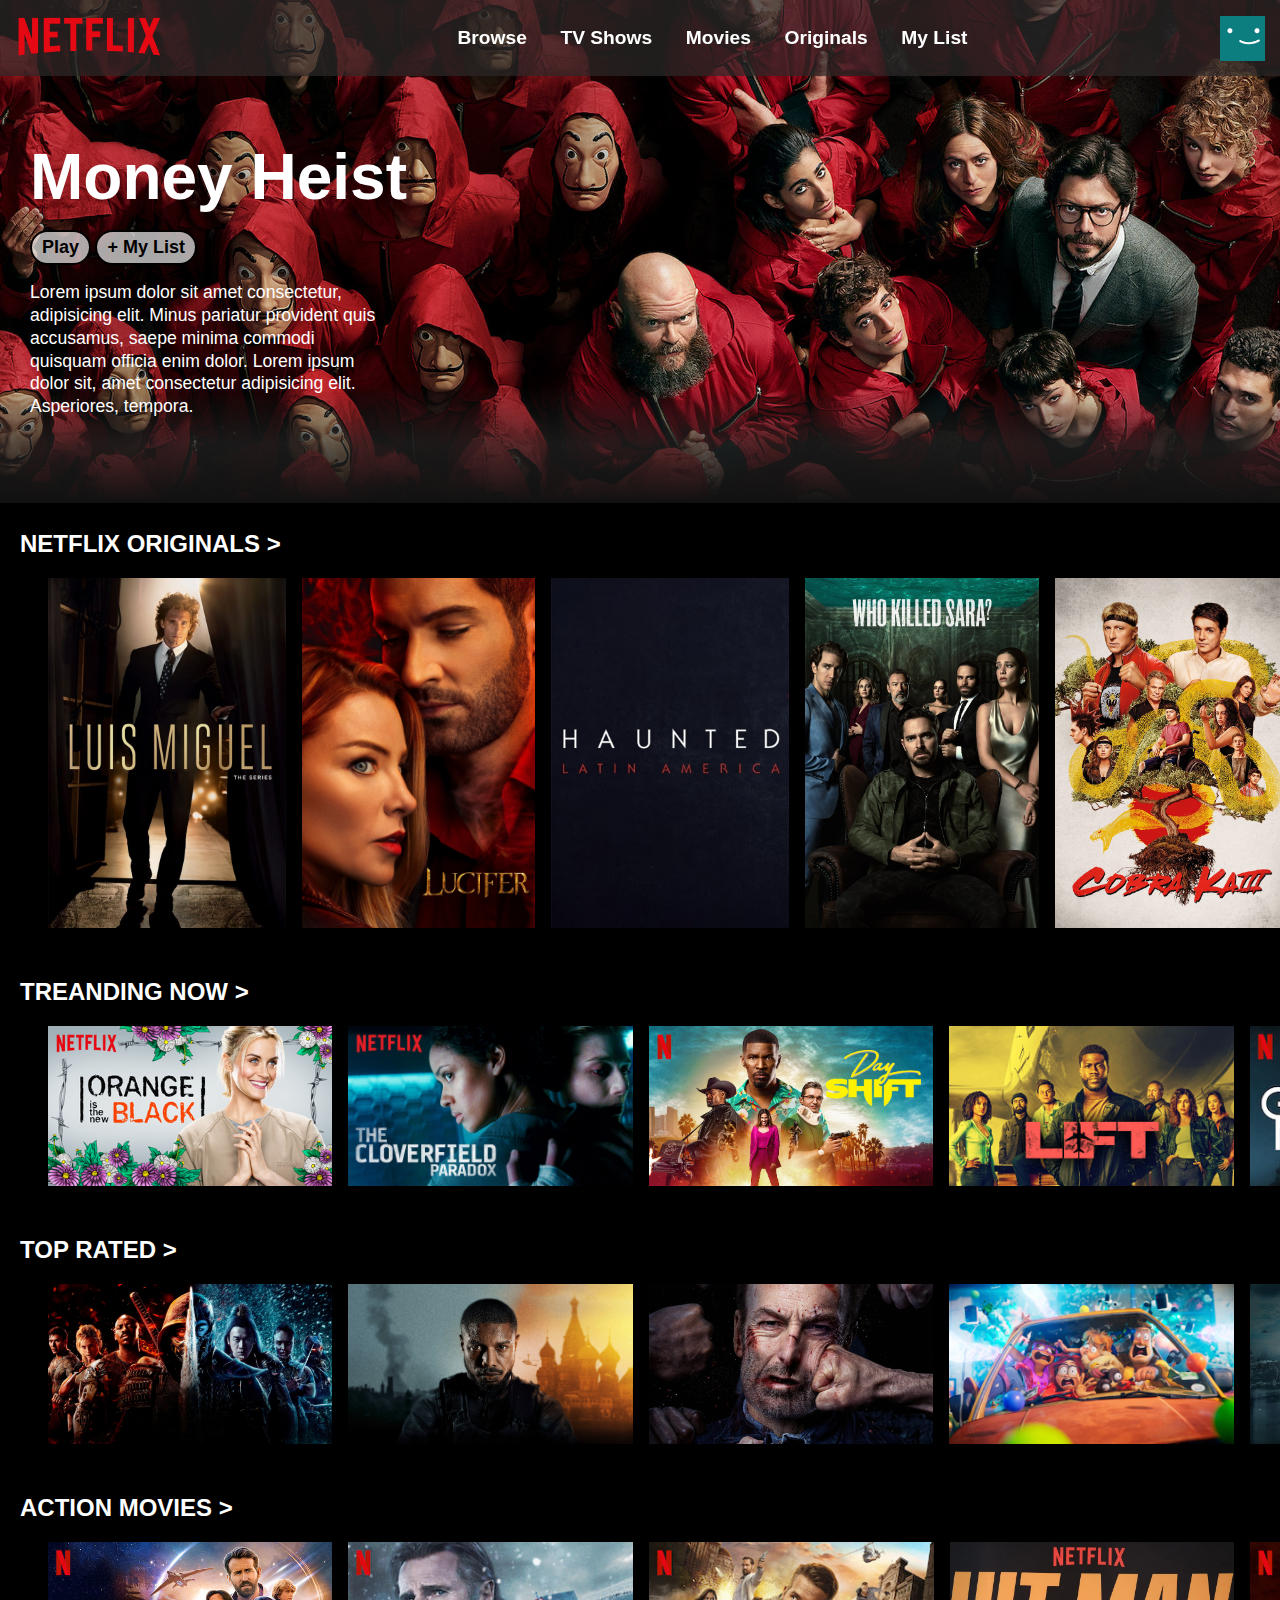
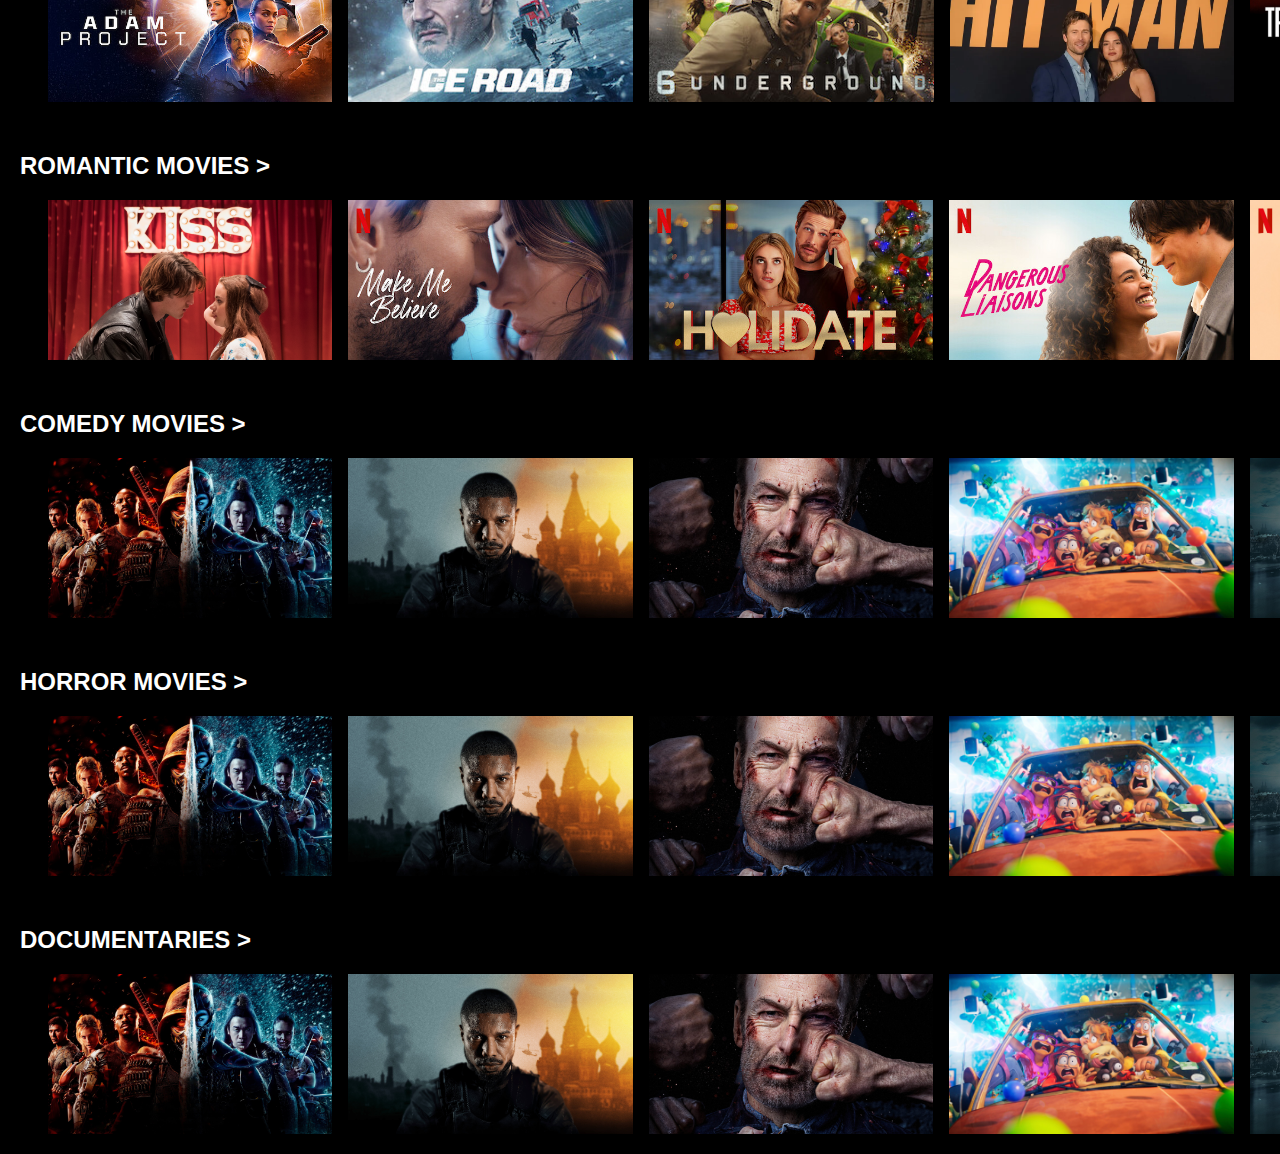
<file: project1/index.html>
<!DOCTYPE html>
<html lang="en">

<head>
    <meta charset="UTF-8">
    <meta name="viewport" content="width=device-width, initial-scale=1.0">
    <title>Netflix</title>
    <link rel="stylesheet" href="index.css">
</head>

<body>

    <nav>
        <div class="navbar" id="navbar">
            <img src="images/netflix-logo.png" alt="" class="nav_logo">
            <ul class="nav-links">
                <li><a href="#">Browse</a></li>
                <li><a href="#">TV Shows</a></li>
                <li><a href="#">Movies</a></li>
                <li><a href="#">Originals</a></li>
                <li><a href="#">My List</a></li>
              </ul>
            <img src="images/netflix-avatar.png" alt="" class="nav_avatar">
        </div>
    </nav>

    <header>
        <div class="banner">
            <div class="banner_contents">
                <h1 class="banner_title">Money Heist</h1>
                <div class="banner_buttons">
                    <button class="banner_button">Play</button>
                    <button class="banner_button">+ My List</button>
                </div>
                <div class="banner_description">
                    Lorem ipsum dolor sit amet consectetur, adipisicing elit. Minus pariatur provident quis accusamus, saepe minima commodi quisquam officia enim dolor. Lorem ipsum dolor sit, amet consectetur adipisicing elit. Asperiores, tempora.
                </div>
            </div>
            <div class="banner_buttom"></div>
        </div>
    </header>

    <main>

        <div class="row">
            <h2>NETFLIX ORIGINALS  &gt;</h2>
            <div class="row_poster">
                <img src="images/large-movie1.jpg" alt="" class="row_posters row_posterLarge">
                <img src="images/large-movie2.jpg" alt="" class="row_posters row_posterLarge">
                <img src="images/large-movie3.jpg" alt="" class="row_posters row_posterLarge">
                <img src="images/large-movie4.jpg" alt="" class="row_posters row_posterLarge">
                <img src="images/large-movie5.jpg" alt="" class="row_posters row_posterLarge">
                <img src="images/large-movie6.jpg" alt="" class="row_posters row_posterLarge">
                <img src="images/large-movie7.jpg" alt="" class="row_posters row_posterLarge">
                <img src="images/large-movie8.jpg" alt="" class="row_posters row_posterLarge">
                <img src="images/large-movie1.jpg" alt="" class="row_posters row_posterLarge">
                <img src="images/large-movie2.jpg" alt="" class="row_posters row_posterLarge">
                <img src="images/large-movie3.jpg" alt="" class="row_posters row_posterLarge">
                <img src="images/large-movie4.jpg" alt="" class="row_posters row_posterLarge">
                <img src="images/large-movie5.jpg" alt="" class="row_posters row_posterLarge">
                <img src="images/large-movie6.jpg" alt="" class="row_posters row_posterLarge">
                <img src="images/large-movie7.jpg" alt="" class="row_posters row_posterLarge">
                <img src="images/large-movie8.jpg" alt="" class="row_posters row_posterLarge">
                <!-- <img src="images/large-movie1.jpg" alt="" class="row_posters row_largePosters ">
                <img src="images/large-movie2.jpg" alt="" class="row_posters row_largePosters ">
                <img src="images/large-movie3.jpg" alt="" class="row_posters row_largePosters ">
                <img src="images/large-movie4.jpg" alt="" class="row_posters row_largePosters ">
                <img src="images/large-movie5.jpg" alt="" class="row_posters row_largePosters ">
                <img src="images/large-movie6.jpg" alt="" class="row_posters row_largePosters ">
                <img src="images/large-movie7.jpg" alt="" class="row_posters row_largePosters ">
                <img src="images/large-movie8.jpg" alt="" class="row_posters row_largePosters ">
                <img src="images/large-movie1.jpg" alt="" class="row_posters row_largePosters ">
                <img src="images/large-movie2.jpg" alt="" class="row_posters row_largePosters ">
                <img src="images/large-movie3.jpg" alt="" class="row_posters row_largePosters ">
                <img src="images/large-movie4.jpg" alt="" class="row_posters row_largePosters ">
                <img src="images/large-movie5.jpg" alt="" class="row_posters row_largePosters ">
                <img src="images/large-movie6.jpg" alt="" class="row_posters row_largePosters ">
                <img src="images/large-movie7.jpg" alt="" class="row_posters row_largePosters ">
                <img src="images/large-movie8.jpg" alt="" class="row_posters row_largePosters "> -->
            </div>
        </div>

        <div class="row">
            <h2>TREANDING NOW  &gt;</h2>
            <div class="row_poster">
                <img src="images/newImage1.png" alt="" class="row_posters  ">
                <img src="images/newImage2.jpg" alt="movie-2" class="row_posters  ">
                <img src="images/newimage3.jpg" alt="" class="row_posters  ">
                <img src="images/newImage4.jpg" alt="" class="row_posters  ">
                <img src="images/newImage5.jpg" alt="" class="row_posters  ">
                <img src="images/newImage6.jpg" alt="" class="row_posters  ">
                <img src="images/newImage7.jpg" alt="" class="row_posters  ">
                <img src="images/small-movie8.jpg" alt="" class="row_posters  ">
                <img src="images/small-movie1.jpg" alt="" class="row_posters  ">
                <img src="images/small-movie2.jpg" alt="" class="row_posters  ">
                <img src="images/small-movie7.jpg" alt="" class="row_posters  ">
                <img src="images/small-movie4.jpg" alt="" class="row_posters  ">
                <img src="images/small-movie5.jpg" alt="" class="row_posters  ">
                <img src="images/small-movie6.jpg" alt="" class="row_posters  ">
                <img src="images/small-movie7.jpg" alt="" class="row_posters  ">
                <img src="images/small-movie8.jpg" alt="" class="row_posters  ">
            </div>
        </div>

        <div class="row">
            <h2>TOP RATED &gt;</h2>
            <div class="row_poster">
                <img src="images/small-movie1.jpg" alt="" class="row_posters  ">
                <img src="images/small-movie2.jpg" alt="" class="row_posters  ">
                <img src="images/small-movie7.jpg" alt="" class="row_posters  ">
                <img src="images/small-movie4.jpg" alt="" class="row_posters  ">
                <img src="images/small-movie5.jpg" alt="" class="row_posters  ">
                <img src="images/small-movie6.jpg" alt="" class="row_posters  ">
                <img src="images/small-movie7.jpg" alt="" class="row_posters  ">
                <img src="images/small-movie8.jpg" alt="" class="row_posters  ">
                <img src="images/small-movie1.jpg" alt="" class="row_posters  ">
                <img src="images/small-movie2.jpg" alt="" class="row_posters  ">
                <img src="images/small-movie7.jpg" alt="" class="row_posters  ">
                <img src="images/small-movie4.jpg" alt="" class="row_posters  ">
                <img src="images/small-movie5.jpg" alt="" class="row_posters  ">
                <img src="images/small-movie6.jpg" alt="" class="row_posters  ">
                <img src="images/small-movie7.jpg" alt="" class="row_posters  ">
                <img src="images/small-movie8.jpg" alt="" class="row_posters  ">
            </div>
        </div>

        <div class="row">
            <h2>ACTION MOVIES &gt;</h2>
            <div class="row_poster">
                <img src="images/newImage6.jpg" alt="" class="row_posters  ">
                <img src="images/newImage7.jpg" alt="" class="row_posters  ">
                <img src="images/newImage8.jpg" alt="" class="row_posters  ">
                <img src="images/newimage9.webp" alt="" class="row_posters  ">
                <img src="images/newImage10.jpg" alt="" class="row_posters  ">
                <img src="images/small-movie6.jpg" alt="" class="row_posters  ">
                <img src="images/small-movie7.jpg" alt="" class="row_posters  ">
                <img src="images/small-movie8.jpg" alt="" class="row_posters  ">
                <img src="images/small-movie1.jpg" alt="" class="row_posters  ">
                <img src="images/small-movie2.jpg" alt="" class="row_posters  ">
                <img src="images/small-movie7.jpg" alt="" class="row_posters  ">
                <img src="images/small-movie4.jpg" alt="" class="row_posters  ">
                <img src="images/small-movie5.jpg" alt="" class="row_posters  ">
                <img src="images/small-movie6.jpg" alt="" class="row_posters  ">
                <img src="images/small-movie7.jpg" alt="" class="row_posters  ">
                <img src="images/small-movie8.jpg" alt="" class="row_posters  ">
            </div>
        </div>

        <div class="row">
            <h2>ROMANTIC MOVIES &gt;</h2>
            <div class="row_poster">
                <img src="images/newImage11.jpg" alt="" class="row_posters  ">
                <img src="images/newImage12.jpg" alt="" class="row_posters  ">
                <img src="images/newImage13.jpg" alt="" class="row_posters  ">
                <img src="images/newImage14.jpg" alt="" class="row_posters  ">
                <img src="images/newImage15.jpeg" alt="" class="row_posters  ">
                <img src="images/small-movie6.jpg" alt="" class="row_posters  ">
                <img src="images/small-movie7.jpg" alt="" class="row_posters  ">
                <img src="images/small-movie8.jpg" alt="" class="row_posters  ">
                <img src="images/small-movie1.jpg" alt="" class="row_posters  ">
                <img src="images/small-movie2.jpg" alt="" class="row_posters  ">
                <img src="images/small-movie7.jpg" alt="" class="row_posters  ">
                <img src="images/small-movie4.jpg" alt="" class="row_posters  ">
                <img src="images/small-movie5.jpg" alt="" class="row_posters  ">
                <img src="images/small-movie6.jpg" alt="" class="row_posters  ">
                <img src="images/small-movie7.jpg" alt="" class="row_posters  ">
                <img src="images/small-movie8.jpg" alt="" class="row_posters  ">
            </div>
        </div>

        <div class="row">
            <h2>COMEDY MOVIES &gt;</h2>
            <div class="row_poster">
                <img src="images/small-movie1.jpg" alt="" class="row_posters  ">
                <img src="images/small-movie2.jpg" alt="" class="row_posters  ">
                <img src="images/small-movie7.jpg" alt="" class="row_posters  ">
                <img src="images/small-movie4.jpg" alt="" class="row_posters  ">
                <img src="images/small-movie5.jpg" alt="" class="row_posters  ">
                <img src="images/small-movie6.jpg" alt="" class="row_posters  ">
                <img src="images/small-movie7.jpg" alt="" class="row_posters  ">
                <img src="images/small-movie8.jpg" alt="" class="row_posters  ">
                <img src="images/small-movie1.jpg" alt="" class="row_posters  ">
                <img src="images/small-movie2.jpg" alt="" class="row_posters  ">
                <img src="images/small-movie7.jpg" alt="" class="row_posters  ">
                <img src="images/small-movie4.jpg" alt="" class="row_posters  ">
                <img src="images/small-movie5.jpg" alt="" class="row_posters  ">
                <img src="images/small-movie6.jpg" alt="" class="row_posters  ">
                <img src="images/small-movie7.jpg" alt="" class="row_posters  ">
                <img src="images/small-movie8.jpg" alt="" class="row_posters  ">
            </div>
        </div>

        <div class="row">
            <h2>HORROR MOVIES &gt;</h2>
            <div class="row_poster">
                <img src="images/small-movie1.jpg" alt="" class="row_posters  ">
                <img src="images/small-movie2.jpg" alt="" class="row_posters  ">
                <img src="images/small-movie7.jpg" alt="" class="row_posters  ">
                <img src="images/small-movie4.jpg" alt="" class="row_posters  ">
                <img src="images/small-movie5.jpg" alt="" class="row_posters  ">
                <img src="images/small-movie6.jpg" alt="" class="row_posters  ">
                <img src="images/small-movie7.jpg" alt="" class="row_posters  ">
                <img src="images/small-movie8.jpg" alt="" class="row_posters  ">
                <img src="images/small-movie1.jpg" alt="" class="row_posters  ">
                <img src="images/small-movie2.jpg" alt="" class="row_posters  ">
                <img src="images/small-movie7.jpg" alt="" class="row_posters  ">
                <img src="images/small-movie4.jpg" alt="" class="row_posters  ">
                <img src="images/small-movie5.jpg" alt="" class="row_posters  ">
                <img src="images/small-movie6.jpg" alt="" class="row_posters  ">
                <img src="images/small-movie7.jpg" alt="" class="row_posters  ">
                <img src="images/small-movie8.jpg" alt="" class="row_posters  ">
            </div>
        </div>

        <div class="row">
            <h2>DOCUMENTARIES &gt;</h2>
            <div class="row_poster">
                <img src="images/small-movie1.jpg" alt="" class="row_posters  ">
                <img src="images/small-movie2.jpg" alt="" class="row_posters  ">
                <img src="images/small-movie7.jpg" alt="" class="row_posters  ">
                <img src="images/small-movie4.jpg" alt="" class="row_posters  ">
                <img src="images/small-movie5.jpg" alt="" class="row_posters  ">
                <img src="images/small-movie6.jpg" alt="" class="row_posters  ">
                <img src="images/small-movie7.jpg" alt="" class="row_posters  ">
                <img src="images/small-movie8.jpg" alt="" class="row_posters  ">
                <img src="images/small-movie1.jpg" alt="" class="row_posters  ">
                <img src="images/small-movie2.jpg" alt="" class="row_posters  ">
                <img src="images/small-movie7.jpg" alt="" class="row_posters  ">
                <img src="images/small-movie4.jpg" alt="" class="row_posters  ">
                <img src="images/small-movie5.jpg" alt="" class="row_posters  ">
                <img src="images/small-movie6.jpg" alt="" class="row_posters  ">
                <img src="images/small-movie7.jpg" alt="" class="row_posters  ">
                <img src="images/small-movie8.jpg" alt="" class="row_posters  ">
            </div>
        </div>

    </main>

<script src="index.js"></script>

</body>

</html>
</file>
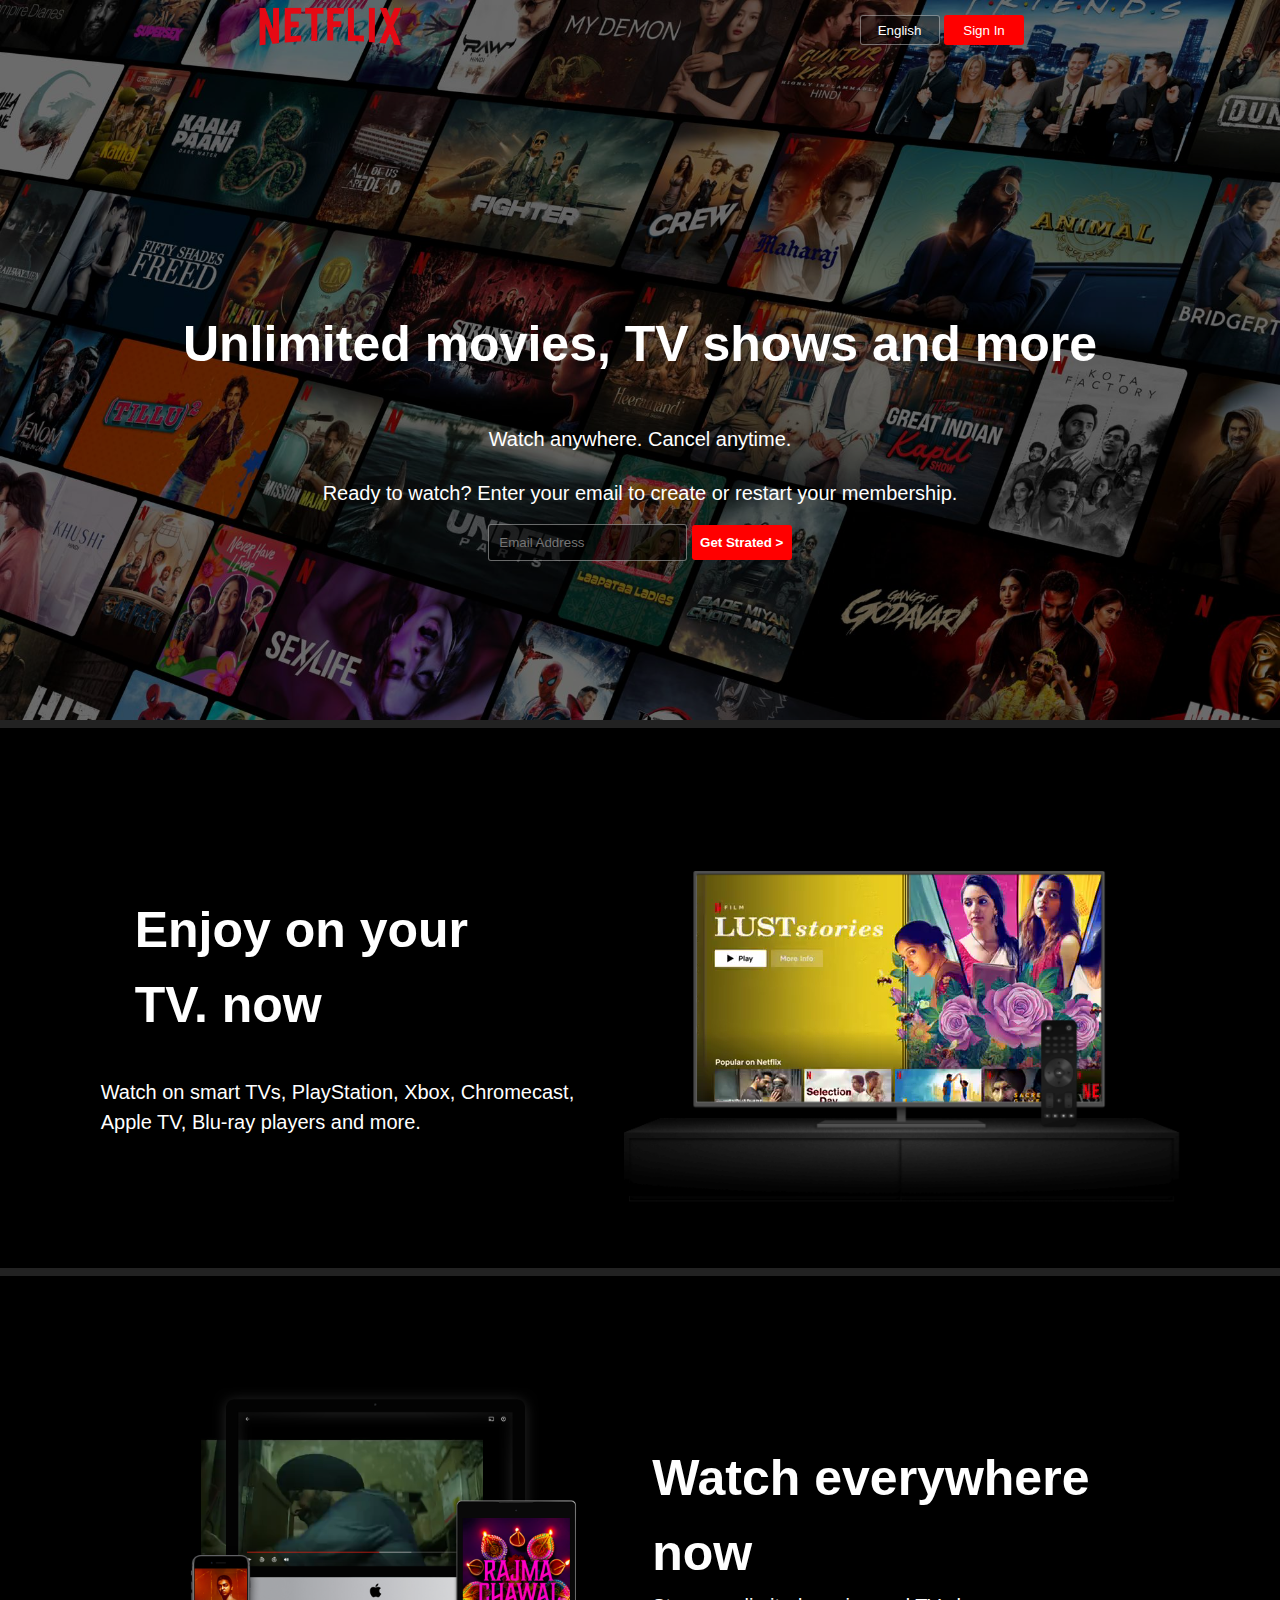
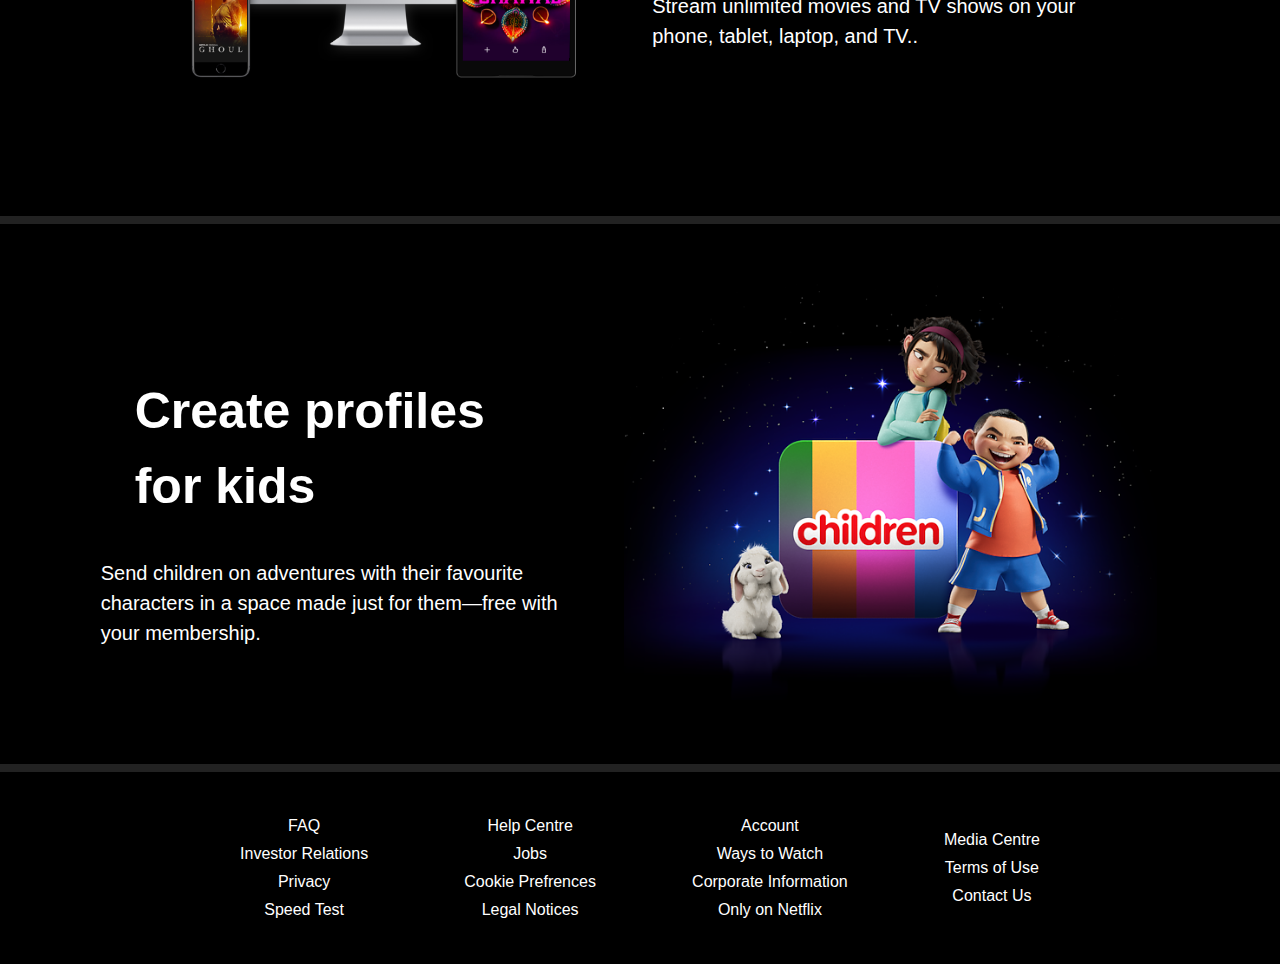
<file: project1/index1.html>
<!DOCTYPE html>
<html lang="en">

<head>
    <meta charset="UTF-8">
    <meta name="viewport" content="width=device-width, initial-scale=1.0">
    <title>Document</title>
    <link rel="stylesheet" href="index1.css">
</head>

<body>
    <div class="main">
        <nav>
            <span>
                <img src="images/netflix-logo.png" alt="">
            </span>
            <div>
                <button>English</button>
                <button>Sign In</button>
            </div>
        </nav>
        <div class="box"></div>
        <div class="hero">
            <span>Unlimited movies, TV shows and more</span>
            <span>Watch anywhere. Cancel anytime.</span>
            <span>Ready to watch? Enter your email to create or restart your membership.</span>
            <div>
                <input type="text" name="" id="" placeholder="Email Address">
                <button > <a href="index.html">Get Strated &gt;</a></button>
            </div>
        </div>
    </div>

    <div class="seperation"></div>

    <section class="first">
        <div class="firstpara">
            <div>Enjoy on your TV. now &nbsp;</div>
            <div>Watch on smart TVs, PlayStation, Xbox, Chromecast, Apple TV, Blu-ray players and more.</div>
        </div>
        <div class="tv">
            <img src="images/tv.png" alt="">
            <video src="videos/video2.m4v" autoplay loop muted></video>
        </div>
    </section>

    <div class="seperation"></div>

    <section class="second">
        <div class="tv">
            <img src="images/tv2.png" alt="">
            <video src="videos/video1.m4v" autoplay loop muted></video>
        </div>
        <div class="firstpara">
            <div>Watch everywhere now</div>
            <div>Stream unlimited movies and TV shows on your phone, tablet, laptop, and TV..</div>
        </div>
    </section>

    <div class="seperation"></div>

    <section class="first">
        <div class="firstpara">
            <div>Create profiles for kids</div>
            <div>Send children on adventures with their favourite characters in a space made just for them—free with your membership.</div>
        </div>
        <div class="tv">
            <img src="images/children.png" alt="">
        </div>
    </section>

    <div class="seperation"></div>

    <footer>
        <div class="footer_items">
            <a href="#">FAQ</a>
            <a href="#">Investor Relations</a>
            <a href="#">Privacy</a>
            <a href="#">Speed Test</a>
        </div>
        <div class="footer_items">
            <a href="#">Help Centre</a>
            <a href="#">Jobs</a>
            <a href="#">Cookie Prefrences</a>
            <a href="#">Legal Notices</a>
        </div>
        <div class="footer_items">
            <a href="#">Account</a>
            <a href="#">Ways to Watch</a>
            <a href="#">Corporate Information</a>
            <a href="#">Only on Netflix</a>
        </div>
        <div class="footer_items">
            <a href="#">Media Centre</a>
            <a href="#">Terms of Use</a>
            <a href="#">Contact Us</a>
        </div>
    </footer>
</body>

</html>
</file>
<file: project1/index.css>
* {
    margin: 0;
    box-sizing: border-box;
}

body {
    font-family: Arial, Helvetica, sans-serif;
    background-color: black;
    color: white;
}

.navbar {
    position: fixed;
    top: 0;
    width: 100%;
    display: flex;
    justify-content: space-between;
    padding: 15px;
    z-index: 1;
    background-color: rgba(44, 40, 40, 0.719)
}

.navbar ul {
    display: flex;
    justify-content: space-between;
    align-items: center;
    min-width: 550px;

}

.navbar ul li {
    display: flex;
    justify-content: space-between;
    align-items: center;
}

.navbar a {
    list-style: none;
    text-decoration: none;
    color: white;
    font-weight: bold;
    font-size: larger;
}

.nav_logo {
    width: 150px;
    object-fit: contain;
}

.nav_avatar {
    width: 45px;
    object-fit: contain;
}


.row_posters {
    width: 100%;
    object-fit: contain;
    height: 160px;
    margin: 0 8px;
    transition: transform 450ms;
}

.row_poster {
    display: flex;
    overflow-y: hidden;
    overflow-x: scroll;
    padding: 20px;
}

.row_posters:hover {
    transform: scale(1.1)
}

.row_poster::-webkit-scrollbar {
    display: none;
}

.row_posterLarge {
    height: 350px;
}

.row_posterLarge:hover {
    transform: scale(1.15)
}

.row {
    color: white;
    margin-left: 20px;
    padding-top: 30px;
}



.banner {
    background-image: url(images/banner.jpg);
    background-size: cover;
    background-position: center center;
    color: white;
    object-fit: contain;
    height: 500px;
}

.banner_contents {
    margin-left: 30px;
    padding-top: 140px;
    height: 190px;
}

.banner_title {
    font-size: 4rem;
    font-weight: 800;
    padding-bottom: 1rem;
}

.banner_button {
    padding: 5px 10px;
    font-size: large;
    font-weight: bold;
    background-color: rgba(255, 255, 255, 0.658);
    border: 2px solid black;
    border-radius: 20px;
}

.banner_button:hover {
    background-color: whitesmoke;
    cursor: pointer;
}

.banner_description {
    width: 45rem;
    line-height: 1.3;
    padding-top: 1rem;
    font-size: 1.1rem;
    max-width: 360px;
    height: 180px;
}

.banner_buttom {
    margin-top: 195px;
    height: 7.4rem;
    background-image: linear-gradient(180deg, transparent, rgba(37, 37, 37, 0.664), #111);
}




@media (max-width: 431px) {

    nav{
        display: none;
    }

    .banner {
        background-image: url(images/banner.jpg);
        background-size: cover;
        background-position: center center;
        color: white;
        object-fit: contain;
        height: 500px;
    }

    .banner_contents {
        margin-left: 30px;
        padding-top: 40px;
        height: 190px;
    }

}
</file>
<file: project1/index1.css>
* {
    padding: 0;
    margin: 0;
    box-sizing: border-box;
}

body {
    font-family: Arial, Helvetica, sans-serif;
    background-color: black;
    color: white;
}

.main {
    background-image: url(images/newbg.jpg);
    background-position: center center;
    background-repeat: no-repeat;
    background-size: cover;
    height: 80vh;
    position: relative;
}

.main .box {
    height: 80vh;
    width: 100%;
    background-color: black;
    opacity: 0.44;
    position: absolute;
    top: 0;
}

.main nav {
    /* background-color: green; */
}

nav {
    display: flex;
    align-items: center;
    width: 60vw;
    margin: auto;
    justify-content: space-between;
    height: 60px;
    position: relative;
    z-index: 10;
}

nav img {
    width: 150px;
}

nav button {
    height: 30px;
    width: 80px;
}

nav button:hover {
    cursor: pointer;
}

nav button:first-child {
    background-color: rgba(0, 0, 0, 0.322);
    color: white;
    border: 1px solid rgba(255, 255, 255, 0.397);
    border-radius: 3px;
}

nav button:nth-child(2) {
    background-color: red;
    border: none;
    border-radius: 3px;
    color: white;
}

.hero {
    height: 100%;
    display: flex;
    justify-content: center;
    align-items: center;
    flex-direction: column;
    position: relative;
    line-height: 2.7;
}

.hero> :first-child {
    font-weight: bolder;
    font-size: 50px;
}

.hero> :nth-child(2) {
    font-weight: 400;
    font-size: 20px;
}

.hero> :nth-child(3) {
    font-weight: 400;
    font-size: 20px;
}

.hero input {
    padding: 10px;
    border: 1px solid rgba(255, 255, 255, 0.404);
    border-radius: 3px;
    background-color: rgba(0, 0, 0, 0.58);
    color: white;
}

.hero button {
    height: 35px;
    width: 100px;
    background-color: rgb(255, 0, 0);
    border: none;
    border-radius: 3px;
}

.hero button a {
    text-decoration: none;
    color: white;
    font-weight: bold;
}

.hero button:hover {
    color: white;
    cursor: pointer;
}



.first {
    height: 60vh;
    width: 100%;
    /* background-color: rgba(0, 128, 0, 0.253); */
    display: flex;
    justify-content: center;
    align-items: center;
    gap: 50px;
}


.firstpara {
    width: 37vw;
    line-height: 1.5;
    /* background-color: gray; */
    display: flex;
    flex-direction: column;
    justify-content: center;
    align-items: center;
}

.first .firstpara>:first-child {
    font-size: 50px;
    font-weight: 900;
    /* color: green; */
    padding: 34px;
}

.first .firstpara>:nth-child(2) {
    font-size: 20px;
    font-weight: 500;
    /* color: rgb(128, 0, 0); */
}

.tv {
    position: relative;
}

.first .tv img {
    width: 555px;
    position: relative;
    z-index: 10;
}

.first .tv video {
    position: absolute;
    top: 55px;
    right: 20px;

}



.second {
    height: 60vh;
    /* background-color: rgba(0, 128, 0, 0.288); */
    height: 60vh;
    width: 100%;
    /* background-color: rgba(0, 128, 0, 0.253); */
    display: flex;
    justify-content: center;
    align-items: center;
    gap: 50px;
}


.second .firstpara>:first-child {
    font-size: 50px;
    font-weight: 900;
    /* color: green; */
}

.second .firstpara>:nth-child(2) {
    font-size: 20px;
    font-weight: 500;
    /* color: rgb(128, 0, 0); */
}

.tv {
    position: relative;
}

.second .tv img {
    width: 35vw;
    position: relative;
    z-index: 10;
}

.second .tv video {
    position: absolute;
    width: 22vw;
    top: 55px;
    right: 120px;
}


.seperation {
    height: 8px;
    width: 100%;
    background-color: rgba(46, 46, 46, 0.74);
}

footer {
    display: flex;
    justify-content: space-around;
    align-items: center;
    height: 15vw;
    width: 70vw;
    margin: auto;
}

.footer_items {
    display: flex;
    justify-content: center;
    align-items: center;
    flex-direction: column;
    gap: 10px;
}

.footer_items a {
    color: white;
    text-decoration: none;
}



@media (max-width: 500px) {

    .main {
        /* background-image: url(images/newbg.jpg); */
        background-position: center center;
        background-repeat: no-repeat;
        background-size: cover;
        /* height: 80vh; */
        height: 500px;
        width: 932px;
        position: relative;
    }

    .main .box {
        height: 500px;
        width: 100%;
        background-color: black;
        opacity: 0.44;
        position: absolute;
        top: 0;
    }

    nav {
        display: flex;
        align-items: center;
        /* margin: auto; */
        width: 400px;
        justify-content: space-between;
        /* height: 60px; */
        position: relative;
        z-index: 10;
    }

    .first {
        /* background-color: rgba(255, 0, 0, 0.217); */
        height: 1000px;
        width: 932px;
        display: flex;
        justify-content: center;
        align-items: center;
        flex-direction: column;
    }

    .firstpara {
        /* background-color: rgba(172, 255, 47, 0.267); */
        width: 500px;
        /* height: 300px; */
        display: flex;
        align-items: center;
        flex-direction: column;

    }

    .first .firstpara>:first-child {
        font-size: 35px;
        font-weight: 700;
        align-items: start;
    }

    .first .firstpara>:nth-child(2) {
        font-size: 20px;
        font-weight: 500;
        /* background-color: blue; */
        width: 400px;
    }

    .second {
        /* background-color: rgba(172, 255, 47, 0.267); */
        width: 932px;
        height: 800px;
        display: flex;
        align-items: center;
        flex-direction: column;
    }

    .second .firstpara>:first-child {
        font-size: 35px;
        font-weight: 700;
        align-items: start;
    }

    .second .firstpara>:nth-child(2) {
        font-size: 20px;
        font-weight: 500;
        /* background-color: blue; */
        width: 400px;
    }

    .second .tv video {
        position: absolute;
        width: 320px;
        top: 50px;
        right: 120px;
    }

    .second .tv img {
        width: 555px;
        position: relative;
        z-index: 10;
        /* background-color: red; */
    }

    .seperation{
        width: 932px;
    }

    footer{
        /* background-color: red; */
        height: 500px;
        width: 932px;
    }
}
</file>
